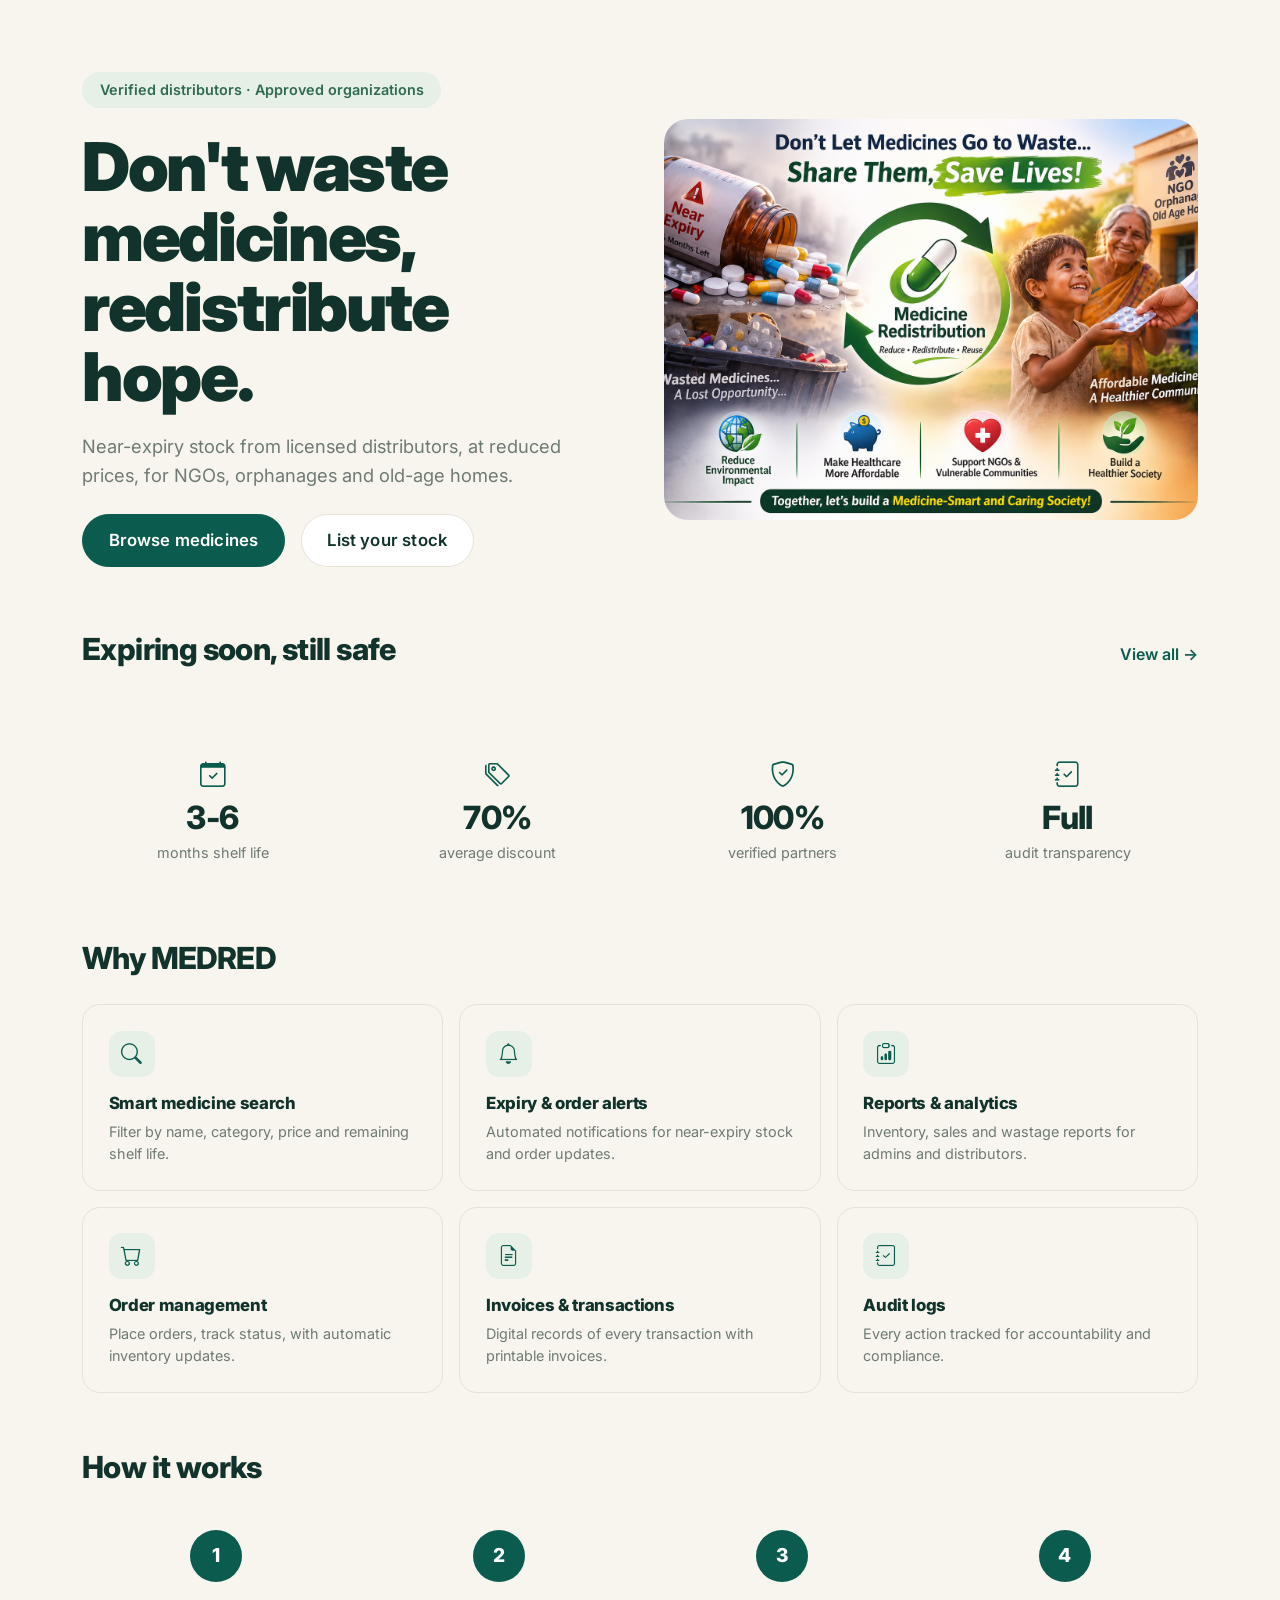
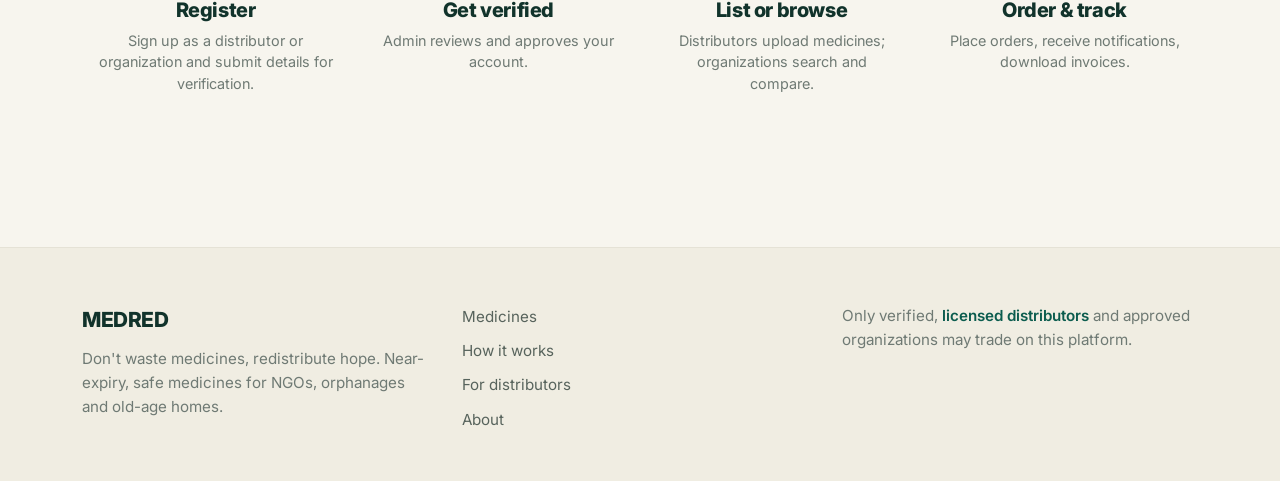
<file: index.html>
﻿<!DOCTYPE html>
<html lang="en">
<head>
  <meta charset="UTF-8">
  <meta name="viewport" content="width=device-width, initial-scale=1.0">
  <title>MEDRED - Don't waste medicines, redistribute hope</title>
  <link rel="icon" type="image/png" href="img/logo.png">
  <link rel="preconnect" href="https://fonts.googleapis.com">
  <link rel="preconnect" href="https://fonts.gstatic.com" crossorigin>
  <link href="https://fonts.googleapis.com/css2?family=Inter:wght@400;500;600;700;800;900&display=swap" rel="stylesheet">
  <link href="https://cdn.jsdelivr.net/npm/bootstrap@5.3.3/dist/css/bootstrap.min.css" rel="stylesheet">
  <link href="https://cdn.jsdelivr.net/npm/bootstrap-icons@1.11.3/font/bootstrap-icons.css" rel="stylesheet">
  <link href="css/style.css?v=20261113" rel="stylesheet">
</head>
<body>
  <div id="nav"></div>

  <header class="hero">
    <div class="container">
      <div class="row align-items-center g-5">
        <div class="col-lg-6">
          <span class="hero-badge">Verified distributors &middot; Approved organizations</span>
          <h1>Don't waste<br>medicines,<br>redistribute hope.</h1>
          <p class="hero-sub">Near-expiry stock from licensed distributors, at reduced prices, for NGOs, orphanages and old-age homes.</p>
          <div class="d-flex flex-wrap gap-3 mt-4">
            <a href="store.html" class="btn btn-primary btn-lg">Browse medicines</a>
            <a href="register.html?role=distributor" class="btn btn-white-pill btn-lg">List your stock</a>
          </div>
        </div>
        <div class="col-lg-6">
          <img src="img/image1.png" class="hero-art" alt="MEDRED medicine redistribution" width="1200" height="900" fetchpriority="high">
        </div>
      </div>
    </div>
  </header>

  <section class="section pt-0" id="featuredSection">
    <div class="container">
      <div class="section-head">
        <h2>Expiring soon, still safe</h2>
        <a class="view-all" href="store.html">View all &rarr;</a>
      </div>
      <div class="row g-3" id="featured"></div>
    </div>
  </section>

  <section class="section pt-0">
    <div class="container">
      <div class="row g-4">
        <div class="col-6 col-md-3"><div class="stat-chip"><div class="ico"><i class="bi bi-calendar-check"></i></div><div class="num">3-6</div><div class="lbl">months shelf life</div></div></div>
        <div class="col-6 col-md-3"><div class="stat-chip"><div class="ico"><i class="bi bi-tags"></i></div><div class="num">70%</div><div class="lbl">average discount</div></div></div>
        <div class="col-6 col-md-3"><div class="stat-chip"><div class="ico"><i class="bi bi-shield-check"></i></div><div class="num">100%</div><div class="lbl">verified partners</div></div></div>
        <div class="col-6 col-md-3"><div class="stat-chip"><div class="ico"><i class="bi bi-journal-check"></i></div><div class="num">Full</div><div class="lbl">audit transparency</div></div></div>
      </div>
    </div>
  </section>

  <section id="about" class="section pt-0">
    <div class="container">
      <div class="section-head"><h2>Why MEDRED</h2></div>
      <div class="row g-3">
        <div class="col-md-4"><div class="card feature-card"><div class="ico"><i class="bi bi-search"></i></div><h5>Smart medicine search</h5><p>Filter by name, category, price and remaining shelf life.</p></div></div>
        <div class="col-md-4"><div class="card feature-card"><div class="ico"><i class="bi bi-bell"></i></div><h5>Expiry &amp; order alerts</h5><p>Automated notifications for near-expiry stock and order updates.</p></div></div>
        <div class="col-md-4"><div class="card feature-card"><div class="ico"><i class="bi bi-clipboard-data"></i></div><h5>Reports &amp; analytics</h5><p>Inventory, sales and wastage reports for admins and distributors.</p></div></div>
        <div class="col-md-4"><div class="card feature-card"><div class="ico"><i class="bi bi-cart"></i></div><h5>Order management</h5><p>Place orders, track status, with automatic inventory updates.</p></div></div>
        <div class="col-md-4"><div class="card feature-card"><div class="ico"><i class="bi bi-file-earmark-text"></i></div><h5>Invoices &amp; transactions</h5><p>Digital records of every transaction with printable invoices.</p></div></div>
        <div class="col-md-4"><div class="card feature-card"><div class="ico"><i class="bi bi-journal-check"></i></div><h5>Audit logs</h5><p>Every action tracked for accountability and compliance.</p></div></div>
      </div>
    </div>
  </section>

  <section id="how" class="section pt-0">
    <div class="container">
      <div class="section-head"><h2>How it works</h2></div>
      <div class="row g-3">
        <div class="col-6 col-md-3"><div class="step"><div class="num">1</div><h5>Register</h5><p>Sign up as a distributor or organization and submit details for verification.</p></div></div>
        <div class="col-6 col-md-3"><div class="step"><div class="num">2</div><h5>Get verified</h5><p>Admin reviews and approves your account.</p></div></div>
        <div class="col-6 col-md-3"><div class="step"><div class="num">3</div><h5>List or browse</h5><p>Distributors upload medicines; organizations search and compare.</p></div></div>
        <div class="col-6 col-md-3"><div class="step"><div class="num">4</div><h5>Order &amp; track</h5><p>Place orders, receive notifications, download invoices.</p></div></div>
      </div>
    </div>
  </section>

  <div id="footer"></div>

  <script src="https://cdn.jsdelivr.net/npm/bootstrap@5.3.3/dist/js/bootstrap.bundle.min.js"></script>
  <script src="js/cart.js?v=20261113"></script>
  <script src="js/store.js?v=20261113"></script>
</body>
</html>
</file>
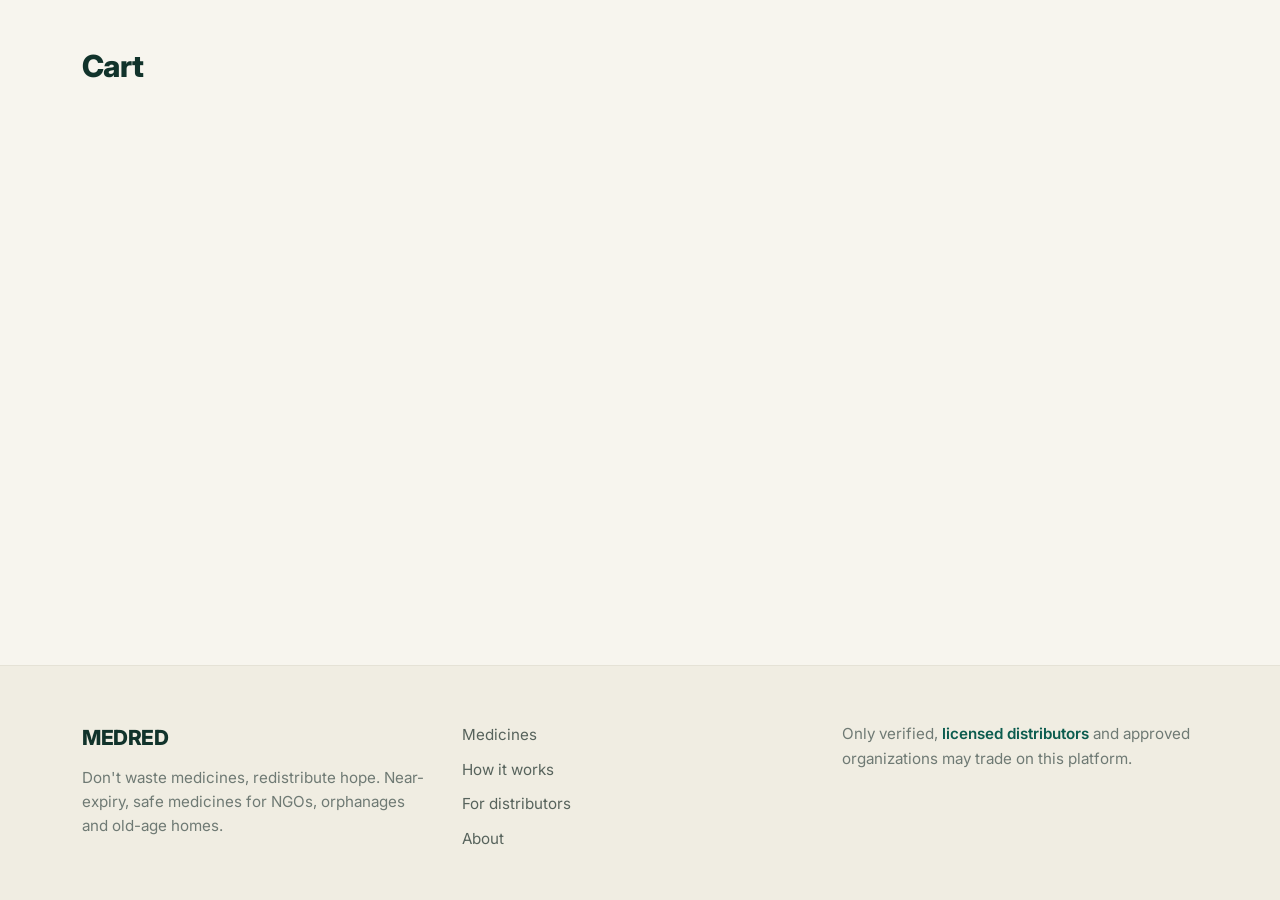
<file: cart.html>
﻿<!DOCTYPE html>
<html lang="en">
<head>
  <meta charset="UTF-8">
  <meta name="viewport" content="width=device-width, initial-scale=1.0">
  <title>Cart - MEDRED</title>
  <link rel="preconnect" href="https://fonts.googleapis.com">
  <link rel="preconnect" href="https://fonts.gstatic.com" crossorigin>
  <link rel="preconnect" href="https://checkout.razorpay.com" crossorigin>
  <link href="https://fonts.googleapis.com/css2?family=Inter:wght@400;500;600;700;800;900&display=swap" rel="stylesheet">
  <link href="https://cdn.jsdelivr.net/npm/bootstrap@5.3.3/dist/css/bootstrap.min.css" rel="stylesheet">
  <link href="https://cdn.jsdelivr.net/npm/bootstrap-icons@1.11.3/font/bootstrap-icons.css" rel="stylesheet">
  <link href="css/style.css?v=20261113" rel="stylesheet">
</head>
<body>
  <div id="nav"></div>

  <main class="container py-5">
    <div class="section-head"><h2>Cart</h2></div>
    <p class="cart-empty d-none" id="cartEmpty">Your cart is empty. <a href="store.html">Browse medicines</a></p>
    <div class="row g-4 d-none" id="cartFull">
      <div class="col-lg-8">
        <div class="card"><div class="card-body">
          <div class="table-responsive"><table class="table align-middle mb-0">
            <thead class="table-light"><tr><th>Medicine</th><th>Distributor</th><th>Price</th><th style="width:130px">Qty</th><th>Total</th><th></th></tr></thead>
            <tbody id="cartBody"></tbody>
          </table></div>
        </div></div>
      </div>
      <div class="col-lg-4">
        <div class="card"><div class="card-body p-4">
          <h6 class="mb-3">Checkout</h6>
          <div class="d-flex justify-content-between align-items-center mb-3"><span class="text-secondary">Total</span><span class="h4 mb-0 fw-bold" id="cartTotal">&#8377;0</span></div>
          <div id="checkoutBox"></div>
        </div></div>
      </div>
    </div>
  </main>

  <div id="footer"></div>

  <script src="https://cdn.jsdelivr.net/npm/bootstrap@5.3.3/dist/js/bootstrap.bundle.min.js"></script>
  <script src="js/cart.js?v=20261113"></script>
  <script src="js/store.js?v=20261113"></script>
</body>
</html>
</file>
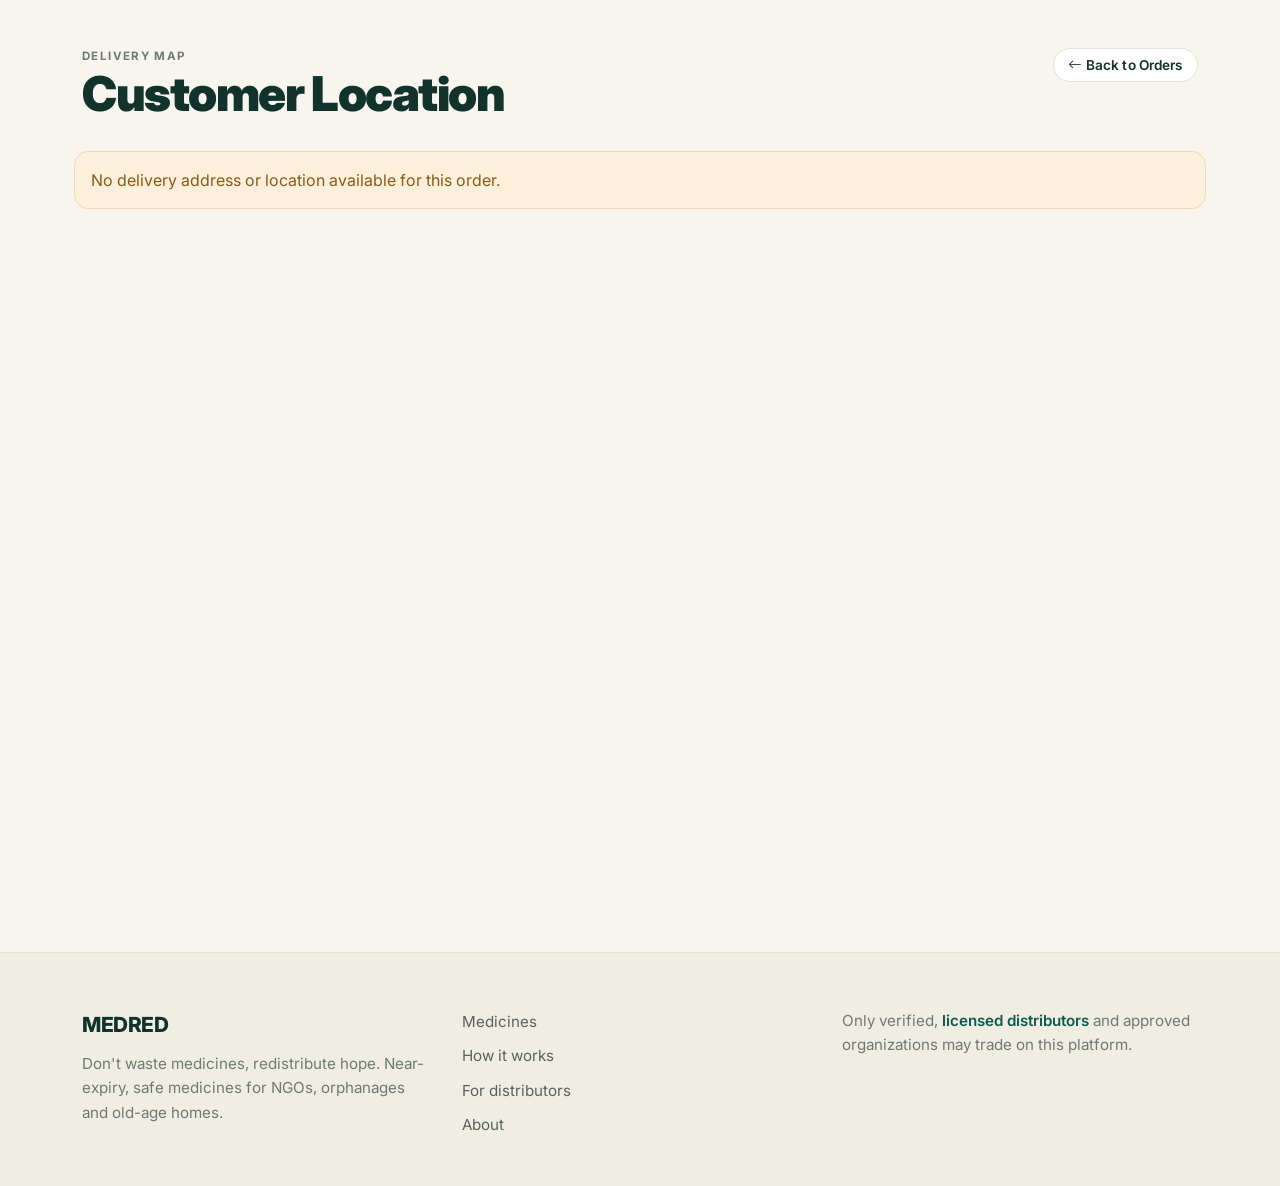
<file: delivery-map.html>
﻿<!DOCTYPE html>
<html lang="en">
<head>
  <meta charset="UTF-8">
  <meta name="viewport" content="width=device-width, initial-scale=1.0">
  <title>Delivery Location - MEDRED</title>
  <link rel="preconnect" href="https://fonts.googleapis.com">
  <link href="https://fonts.googleapis.com/css2?family=Inter:wght@400;500;600;700&display=swap" rel="stylesheet">
  <link href="https://cdn.jsdelivr.net/npm/bootstrap@5.3.3/dist/css/bootstrap.min.css" rel="stylesheet">
  <link href="https://cdn.jsdelivr.net/npm/bootstrap-icons@1.11.3/font/bootstrap-icons.css" rel="stylesheet">
  <link href="css/style.css?v=20261113" rel="stylesheet">
  <style>
    #gmap { height: 65vh; width: 100%; border: 1px solid #ddd; border-radius: 12px; }
  </style>
</head>
<body>
  <div id="nav"></div>

  <main class="container py-5">
    <div class="d-flex flex-wrap justify-content-between align-items-start gap-3 mb-4">
      <div>
        <div class="dash-eyebrow">Delivery Map</div>
        <h1 class="dash-title">Customer Location</h1>
      </div>
      <div class="d-flex align-items-center gap-2">
        <a class="btn btn-white-pill btn-sm" href="dashboard.html?page=orders"><i class="bi bi-arrow-left"></i> Back to Orders</a>
      </div>
    </div>

    <div id="mapInfo" class="row g-3 mb-4"></div>
    <iframe id="gmap" style="border:0" allowfullscreen loading="lazy" referrerpolicy="no-referrer-when-downgrade"></iframe>
  </main>

  <div id="footer"></div>

  <script src="https://cdn.jsdelivr.net/npm/bootstrap@5.3.3/dist/js/bootstrap.bundle.min.js"></script>
  <script src="js/cart.js?v=20261113"></script>
  <script>
    (function () {
      const data = JSON.parse(localStorage.getItem('deliveryMap') || 'null');
      const info = document.getElementById('mapInfo');
      const frame = document.getElementById('gmap');

      const lat = parseFloat(data?.lat), lng = parseFloat(data?.lng);
      const hasCoords = Number.isFinite(lat) && Number.isFinite(lng) && lat !== 0 && lng !== 0;
      const addr = (data?.addr || '').trim();
      const hasAddr = addr !== '' && addr !== 'Address not provided';

      if (!hasAddr && !hasCoords) {
        info.innerHTML = '<div class="col-12 alert alert-warning">No delivery address or location available for this order.</div>';
        frame.src = 'https://www.google.com/maps?q=17.3850,78.4867&z=11&output=embed';
        return;
      }

      const name = data.name || 'Customer';
      const phone = data.phone || '';
      /* address first; coordinates only when the buyer did not enter an address */
      const dest = hasAddr ? addr : `${lat},${lng}`;
      const embed = `https://www.google.com/maps?q=${encodeURIComponent(dest)}&z=16&output=embed`;
      const directions = `https://www.google.com/maps/dir/?api=1&destination=${encodeURIComponent(dest)}`;

      info.innerHTML = `
        <div class="col-md-6">
          <div class="card"><div class="card-body">
            <h6 class="mb-1">${name}</h6>
            <div class="small text-muted mb-2">${hasAddr ? addr : 'Address not provided'}</div>
            ${phone ? `<div class="small mb-2"><i class="bi bi-telephone"></i> ${phone}</div>` : ''}
            ${hasCoords ? `<div class="small">Location: ${lat.toFixed(6)}, ${lng.toFixed(6)}</div>` : ''}
            <a href="${directions}" target="_blank" rel="noopener" class="btn btn-primary btn-sm mt-2"><i class="bi bi-geo-alt"></i> Navigate with Google Maps</a>
          </div></div>
        </div>
        <div class="col-md-6">
          <div class="card"><div class="card-body">
            <h6 class="mb-1">How to use</h6>
            <ul class="list-unstyled small mb-0">
              <li class="mb-2"><i class="bi bi-geo-alt-fill text-primary"></i> Click <b>Navigate with Google Maps</b> to start turn-by-turn directions from your current location.</li>
              <li class="mb-2"><i class="bi bi-truck text-success"></i> Deliver the medicines to the customer's address shown on the map.</li>
            </ul>
          </div></div>
        </div>`;

      frame.src = embed;
    })();
  </script>
</body>
</html>
</file>
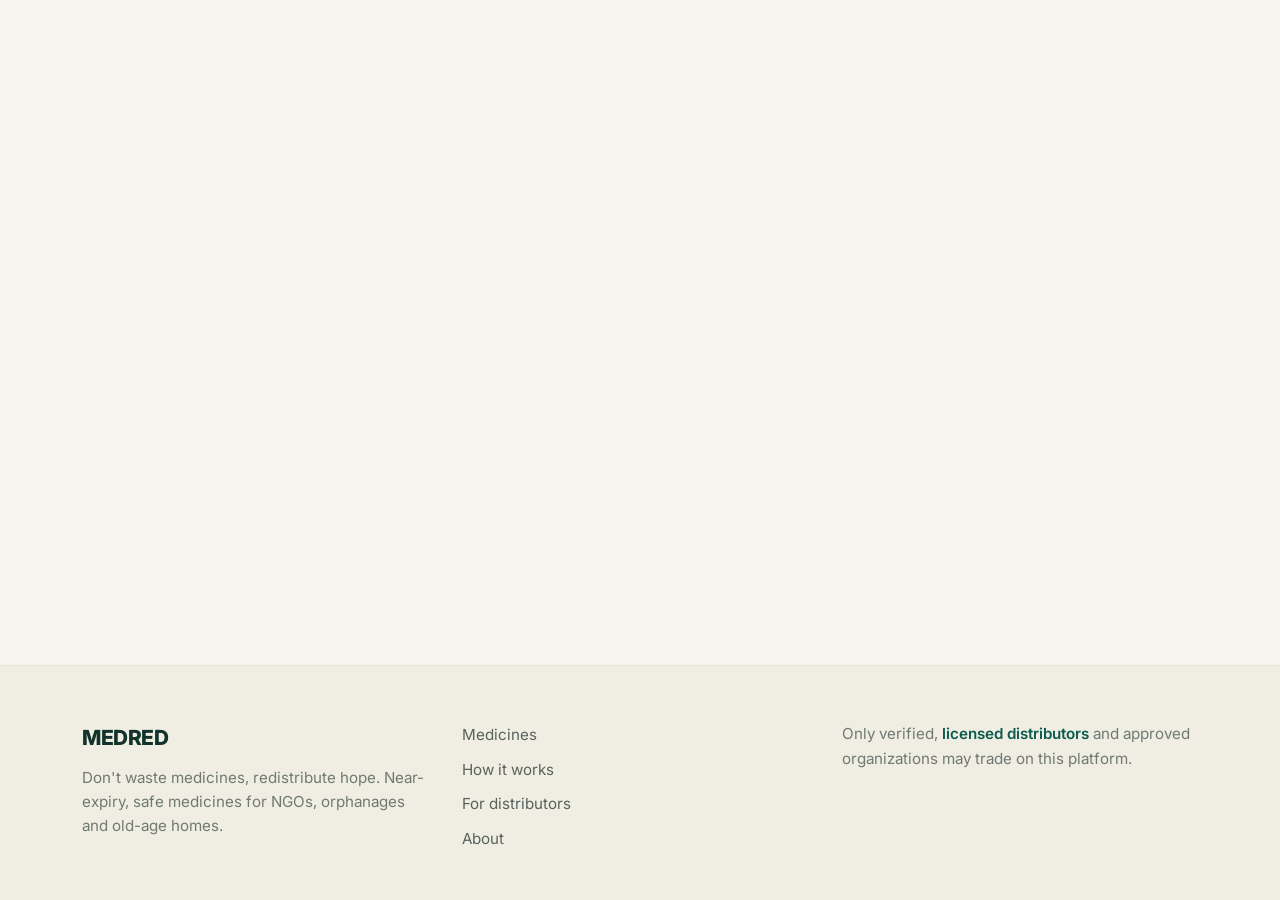
<file: distributor.html>
﻿<!DOCTYPE html>
<html lang="en">
<head>
  <meta charset="UTF-8">
  <meta name="viewport" content="width=device-width, initial-scale=1.0">
  <title>Distributor - MEDRED</title>
  <link rel="preconnect" href="https://fonts.googleapis.com">
  <link rel="preconnect" href="https://fonts.gstatic.com" crossorigin>
  <link href="https://fonts.googleapis.com/css2?family=Inter:wght@400;500;600;700;800;900&display=swap" rel="stylesheet">
  <link href="https://cdn.jsdelivr.net/npm/bootstrap@5.3.3/dist/css/bootstrap.min.css" rel="stylesheet">
  <link href="https://cdn.jsdelivr.net/npm/bootstrap-icons@1.11.3/font/bootstrap-icons.css" rel="stylesheet">
  <link href="css/style.css?v=20261113" rel="stylesheet">
</head>
<body>
  <div id="nav"></div>
  <main class="container py-5"><div id="page"></div></main>
  <div id="footer"></div>
  <script src="https://cdn.jsdelivr.net/npm/bootstrap@5.3.3/dist/js/bootstrap.bundle.min.js"></script>
  <script src="js/cart.js?v=20261113"></script>
  <script src="js/store.js?v=20261113"></script>
</body>
</html>
</file>
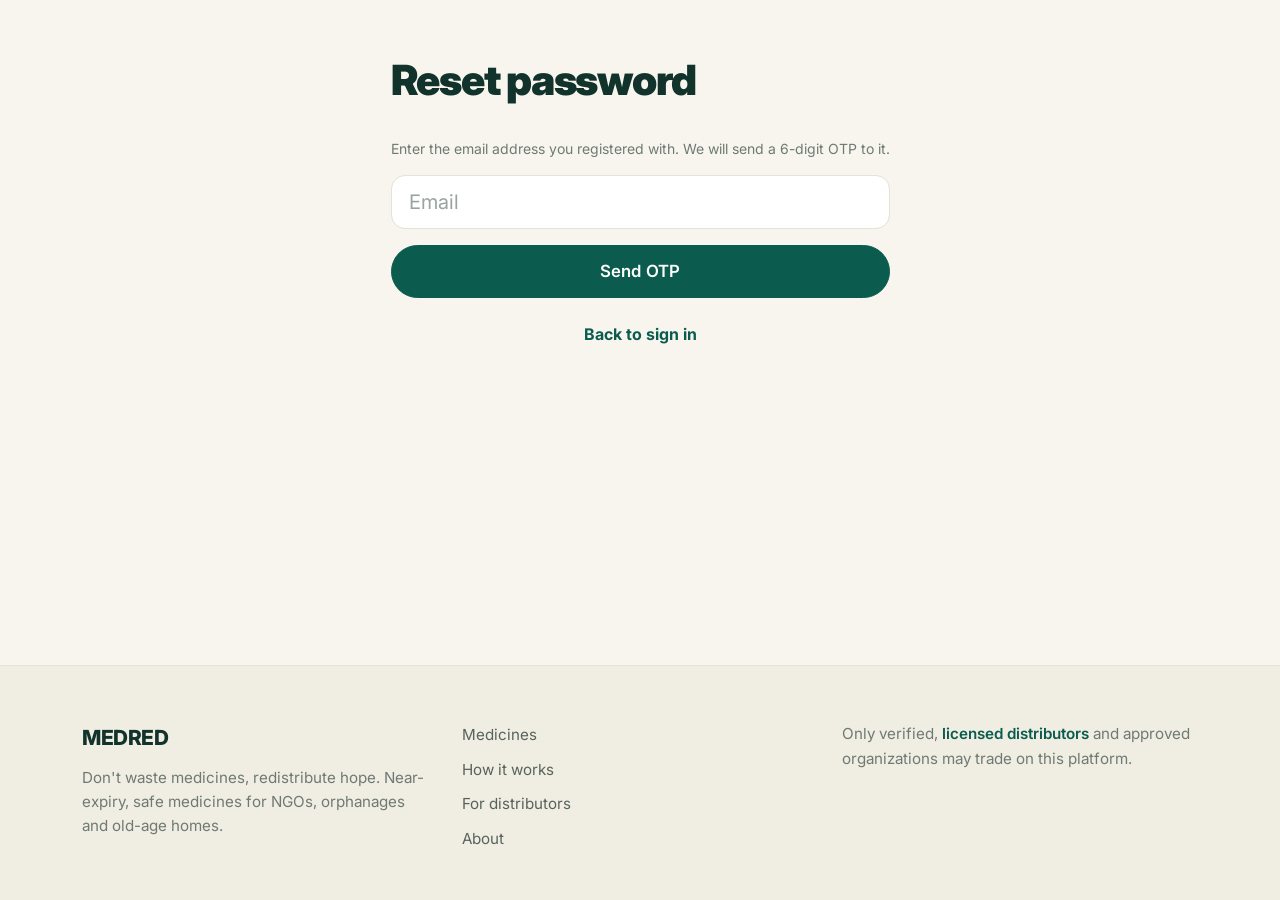
<file: forgot-password.html>
<!DOCTYPE html>
<html lang="en">
<head>
  <meta charset="UTF-8">
  <meta name="viewport" content="width=device-width, initial-scale=1.0">
  <title>Forgot password - MEDRED</title>
  <link rel="preconnect" href="https://fonts.googleapis.com">
  <link rel="preconnect" href="https://fonts.gstatic.com" crossorigin>
  <link href="https://fonts.googleapis.com/css2?family=Inter:wght@400;500;600;700;800;900&display=swap" rel="stylesheet">
  <link href="https://cdn.jsdelivr.net/npm/bootstrap@5.3.3/dist/css/bootstrap.min.css" rel="stylesheet">
  <link href="https://cdn.jsdelivr.net/npm/bootstrap-icons@1.11.3/font/bootstrap-icons.css" rel="stylesheet">
  <link href="css/style.css?v=20261113" rel="stylesheet">
</head>
<body>
  <div id="nav"></div>

  <main class="auth-wrap">
    <h1>Reset password</h1>
    <div id="alertBox" class="mb-3"></div>

    <form id="emailForm" novalidate>
      <p class="text-secondary small mb-3">Enter the email address you registered with. We will send a 6-digit OTP to it.</p>
      <div class="mb-3">
        <input type="email" class="form-control form-control-lg" id="email" placeholder="Email" required>
      </div>
      <button class="btn btn-primary btn-lg w-100" type="submit">Send OTP</button>
      <p class="text-center mt-4"><a href="login.html" class="fw-bold text-decoration-none">Back to sign in</a></p>
    </form>

    <form id="otpForm" class="d-none" novalidate>
      <p class="text-secondary small mb-3">Enter the 6-digit code sent to <strong id="otpEmail"></strong>.</p>
      <div class="mb-3">
        <input type="text" class="form-control form-control-lg text-center" id="otp" placeholder="000000" inputmode="numeric" maxlength="6" autocomplete="one-time-code" required>
      </div>
      <button class="btn btn-primary btn-lg w-100" type="submit">Verify OTP</button>
      <p class="text-center mt-4"><a href="#" id="restart" class="fw-bold text-decoration-none">Use a different email</a></p>
    </form>

    <form id="resetForm" class="d-none" novalidate>
      <p class="text-secondary small mb-3">OTP verified. Choose a new password.</p>
      <div class="mb-3">
        <input type="password" class="form-control form-control-lg" id="newPassword" placeholder="New password (min 6 characters)" required>
      </div>
      <div class="mb-3">
        <input type="password" class="form-control form-control-lg" id="confirmPassword" placeholder="Confirm new password" required>
      </div>
      <button class="btn btn-primary btn-lg w-100" type="submit">Change password</button>
    </form>

    <div id="doneBox" class="d-none text-center">
      <i class="bi bi-check-circle-fill text-success" style="font-size:3rem"></i>
      <h4 class="mt-3">Password changed successfully.</h4>
      <a href="login.html" class="btn btn-primary btn-lg mt-3">Sign in</a>
    </div>
  </main>

  <div id="footer"></div>

  <script src="https://cdn.jsdelivr.net/npm/bootstrap@5.3.3/dist/js/bootstrap.bundle.min.js"></script>
  <script src="js/cart.js?v=20261113"></script>
  <script src="js/app.js?v=20261113"></script>
  <script>
  (function () {
    const $ = s => document.querySelector(s);
    const alertBox = $('#alertBox');
    const showAlert = (msg, type) => alertBox.innerHTML = `<div class="alert alert-${type} py-2 small mb-0">${msg}</div>`;
    let email = '', resetToken = '';
    const post = async body => (await fetch('auth/forgot.php', {
      method: 'POST', headers: { 'Content-Type': 'application/json' }, body: JSON.stringify(body)
    })).json();

    $('#emailForm').addEventListener('submit', async e => {
      e.preventDefault();
      email = $('#email').value.trim();
      const btn = e.submitter; btn.disabled = true;
      const res = await post({ action: 'request', email });
      btn.disabled = false;
      if (!res.ok) return showAlert(res.error, 'danger');
      showAlert(res.message, res.dev ? 'warning' : 'success');
      $('#otpEmail').textContent = email;
      $('#emailForm').classList.add('d-none');
      $('#otpForm').classList.remove('d-none');
      $('#otp').focus();
    });

    $('#otpForm').addEventListener('submit', async e => {
      e.preventDefault();
      const btn = e.submitter; btn.disabled = true;
      const res = await post({ action: 'verify', email, otp: $('#otp').value.trim() });
      btn.disabled = false;
      if (!res.ok) return showAlert(res.error, 'danger');
      resetToken = res.reset_token;
      alertBox.innerHTML = '';
      $('#otpForm').classList.add('d-none');
      $('#resetForm').classList.remove('d-none');
      $('#newPassword').focus();
    });

    $('#resetForm').addEventListener('submit', async e => {
      e.preventDefault();
      const pass = $('#newPassword').value, confirm = $('#confirmPassword').value;
      if (pass.length < 6) return showAlert('Password must be at least 6 characters.', 'danger');
      if (pass !== confirm) return showAlert('Passwords do not match.', 'danger');
      const btn = e.submitter; btn.disabled = true;
      const res = await post({ action: 'reset', token: resetToken, password: pass });
      btn.disabled = false;
      if (!res.ok) return showAlert(res.error, 'danger');
      $('#resetForm').classList.add('d-none');
      $('#doneBox').classList.remove('d-none');
    });

    $('#restart').addEventListener('click', e => {
      e.preventDefault();
      alertBox.innerHTML = '';
      $('#otpForm').classList.add('d-none');
      $('#emailForm').classList.remove('d-none');
    });
  })();
  </script>
</body>
</html>
</file>
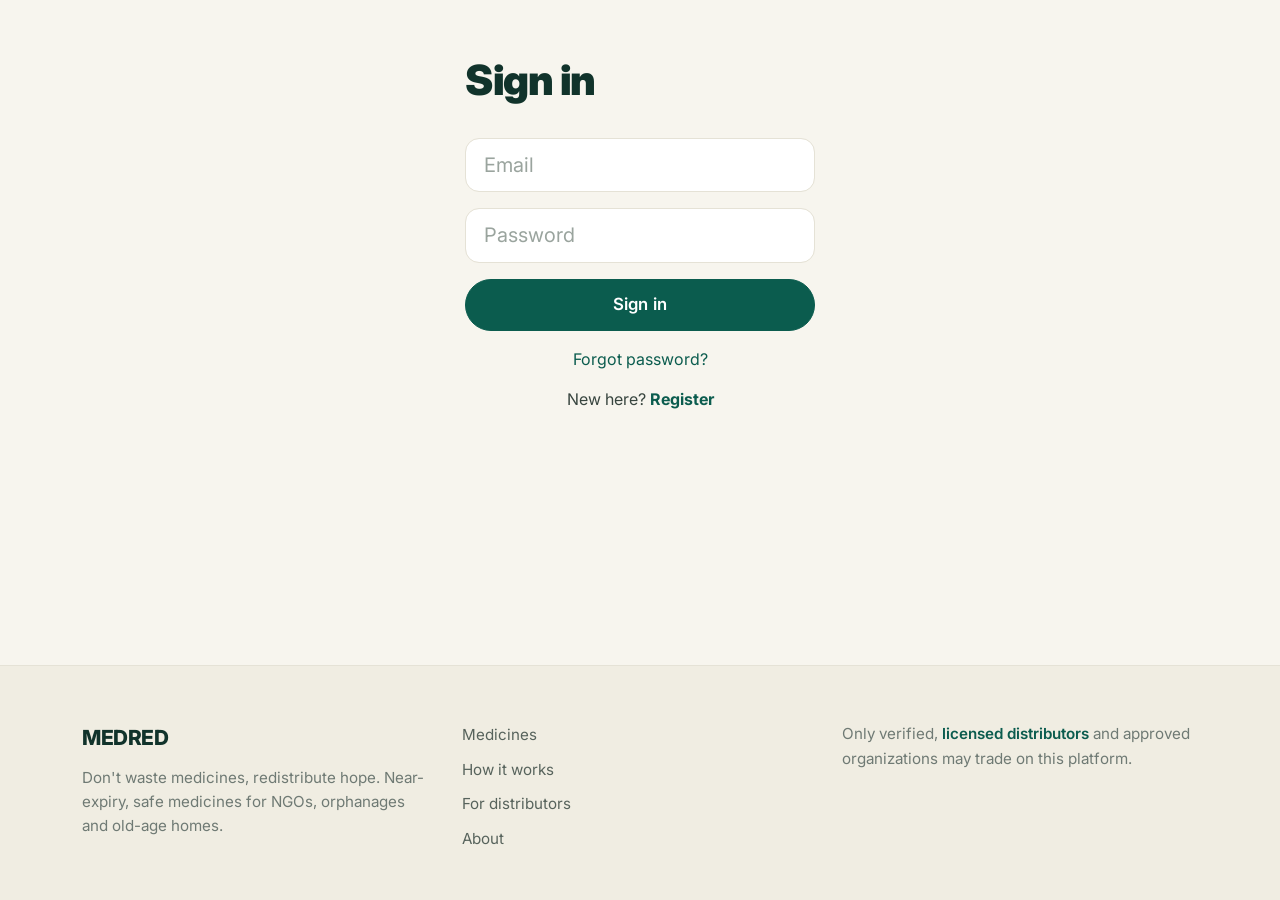
<file: login.html>
﻿<!DOCTYPE html>
<html lang="en">
<head>
  <meta charset="UTF-8">
  <meta name="viewport" content="width=device-width, initial-scale=1.0">
  <title>Sign in - MEDRED</title>
  <link rel="preconnect" href="https://fonts.googleapis.com">
  <link rel="preconnect" href="https://fonts.gstatic.com" crossorigin>
  <link href="https://fonts.googleapis.com/css2?family=Inter:wght@400;500;600;700;800;900&display=swap" rel="stylesheet">
  <link href="https://cdn.jsdelivr.net/npm/bootstrap@5.3.3/dist/css/bootstrap.min.css" rel="stylesheet">
  <link href="https://cdn.jsdelivr.net/npm/bootstrap-icons@1.11.3/font/bootstrap-icons.css" rel="stylesheet">
  <link href="css/style.css?v=20261113" rel="stylesheet">
</head>
<body>
  <div id="nav"></div>

  <main class="auth-wrap">
    <h1>Sign in</h1>
    <div id="alertBox" class="mb-3"></div>
    <form id="loginForm" novalidate>
      <div class="mb-3">
        <input type="email" class="form-control form-control-lg" id="email" placeholder="Email" required>
      </div>
      <div class="mb-3">
        <input type="password" class="form-control form-control-lg" id="password" placeholder="Password" required>
      </div>
      <button class="btn btn-primary btn-lg w-100" type="submit">Sign in</button>
    </form>
    <p class="text-center mt-3"><a href="forgot-password.html" class="text-decoration-none">Forgot password?</a></p>
    <p class="text-center mt-2">New here? <a href="register.html" class="fw-bold text-decoration-none">Register</a></p>
  </main>

  <div id="footer"></div>

  <script src="https://cdn.jsdelivr.net/npm/bootstrap@5.3.3/dist/js/bootstrap.bundle.min.js"></script>
  <script src="js/cart.js?v=20261113"></script>
  <script src="js/app.js?v=20261113"></script>
</body>
</html>
</file>
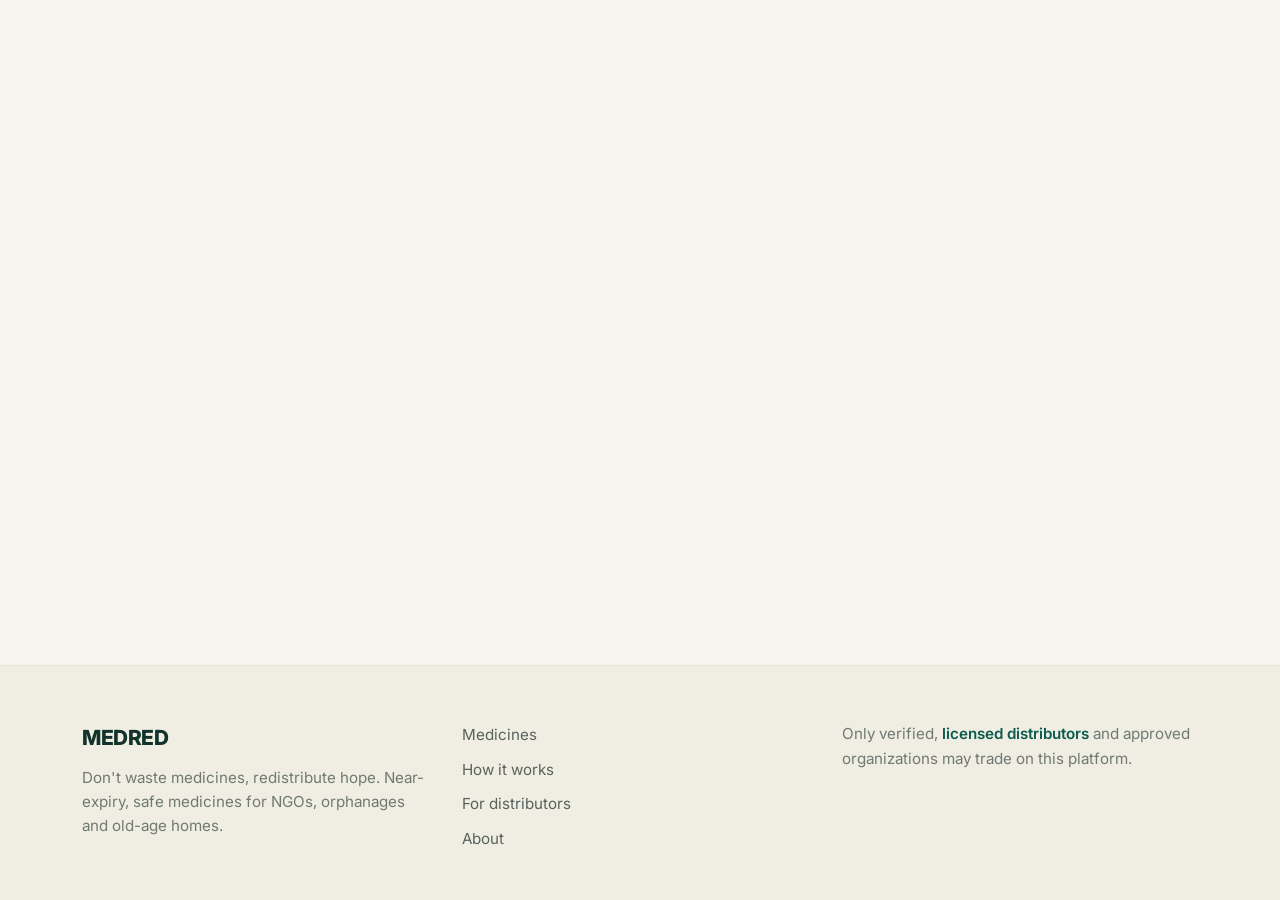
<file: medicine.html>
﻿<!DOCTYPE html>
<html lang="en">
<head>
  <meta charset="UTF-8">
  <meta name="viewport" content="width=device-width, initial-scale=1.0">
  <title>Medicine - MEDRED</title>
  <link rel="preconnect" href="https://fonts.googleapis.com">
  <link rel="preconnect" href="https://fonts.gstatic.com" crossorigin>
  <link href="https://fonts.googleapis.com/css2?family=Inter:wght@400;500;600;700;800;900&display=swap" rel="stylesheet">
  <link href="https://cdn.jsdelivr.net/npm/bootstrap@5.3.3/dist/css/bootstrap.min.css" rel="stylesheet">
  <link href="https://cdn.jsdelivr.net/npm/bootstrap-icons@1.11.3/font/bootstrap-icons.css" rel="stylesheet">
  <link href="css/style.css?v=20261113" rel="stylesheet">
</head>
<body>
  <div id="nav"></div>
  <main class="container py-5"><div id="page"></div></main>
  <div id="footer"></div>
  <script src="https://cdn.jsdelivr.net/npm/bootstrap@5.3.3/dist/js/bootstrap.bundle.min.js"></script>
  <script src="js/cart.js?v=20261113"></script>
  <script src="js/store.js?v=20261113"></script>
</body>
</html>
</file>
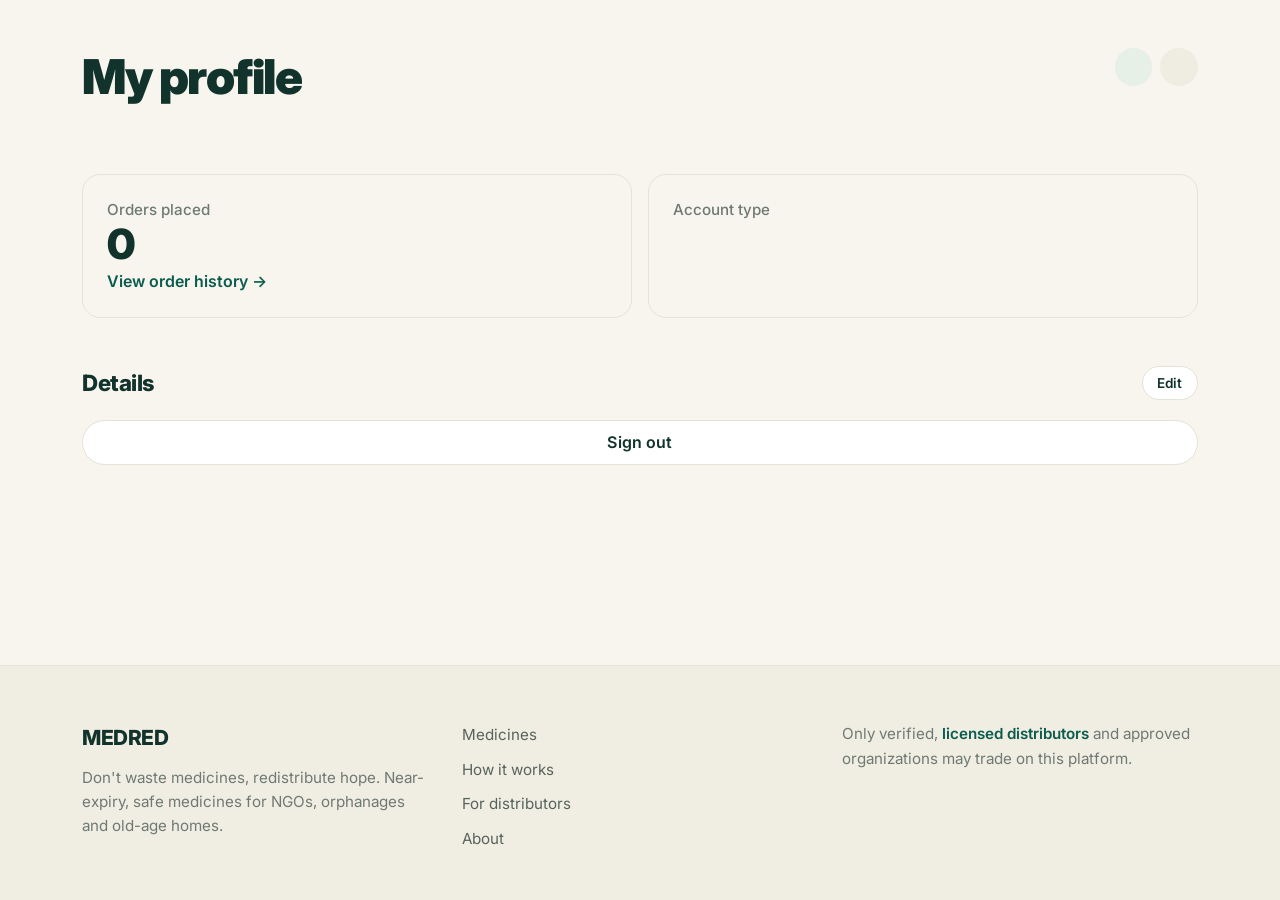
<file: profile.html>
﻿<!DOCTYPE html>
<html lang="en">
<head>
  <meta charset="UTF-8">
  <meta name="viewport" content="width=device-width, initial-scale=1.0">
  <title>My profile - MEDRED</title>
  <link rel="preconnect" href="https://fonts.googleapis.com">
  <link rel="preconnect" href="https://fonts.gstatic.com" crossorigin>
  <link href="https://fonts.googleapis.com/css2?family=Inter:wght@400;500;600;700;800;900&display=swap" rel="stylesheet">
  <link href="https://cdn.jsdelivr.net/npm/bootstrap@5.3.3/dist/css/bootstrap.min.css" rel="stylesheet">
  <link href="https://cdn.jsdelivr.net/npm/bootstrap-icons@1.11.3/font/bootstrap-icons.css" rel="stylesheet">
  <link href="css/style.css?v=20261113" rel="stylesheet">
</head>
<body>
  <div id="nav"></div>

  <main class="container py-5 profile-wrap">
    <div class="d-flex flex-wrap justify-content-between align-items-start gap-3">
      <div>
        <h1 class="profile-title mb-1">My profile</h1>
        <div class="text-secondary" id="profEmail">&nbsp;</div>
      </div>
      <div class="d-flex flex-wrap gap-2">
        <span class="pill pill-green" id="profRole">&nbsp;</span>
        <span class="pill pill-gray" id="profVerified">&nbsp;</span>
      </div>
    </div>

    <div class="row g-3 mt-4">
      <div class="col-md-6">
        <div class="card profile-card h-100"><div class="card-body p-4">
          <div class="profile-lbl">Orders placed</div>
          <div class="profile-num" id="profOrders">0</div>
          <a class="profile-link" href="dashboard.html?page=orders">View order history &rarr;</a>
        </div></div>
      </div>
      <div class="col-md-6">
        <div class="card profile-card h-100"><div class="card-body p-4">
          <div class="profile-lbl">Account type</div>
          <div class="profile-account" id="profAccount">&nbsp;</div>
        </div></div>
      </div>
    </div>

    <div class="d-flex justify-content-between align-items-center mt-5 mb-1">
      <h2 class="profile-h2 mb-0">Details</h2>
      <button class="btn btn-white-pill btn-sm" id="editProfileBtn">Edit</button>
    </div>
    <dl class="profile-facts" id="profDetails"></dl>

    <a class="btn btn-white-pill w-100 mt-3" href="auth/logout.php">Sign out</a>
  </main>

  <div class="modal fade" id="editProfileModal" tabindex="-1">
    <div class="modal-dialog modal-dialog-centered">
      <div class="modal-content">
        <div class="modal-header border-0 pb-0"><h5 class="modal-title">Edit details</h5><button class="btn-close" data-bs-dismiss="modal"></button></div>
        <div class="modal-body">
          <form id="editProfileForm" novalidate>
            <div class="mb-2"><label class="form-label small">Full name *</label><input class="form-control" id="epName" required></div>
            <div class="mb-2"><label class="form-label small">Phone</label><input class="form-control" id="epPhone" inputmode="numeric" maxlength="10"></div>
            <div class="mb-3"><label class="form-label small">Address</label><textarea class="form-control" id="epAddress" rows="2"></textarea></div>
            <div class="row g-2 mb-3">
              <div class="col-6"><label class="form-label small">Latitude</label><input type="number" step="any" class="form-control" id="epLat"></div>
              <div class="col-6"><label class="form-label small">Longitude</label><input type="number" step="any" class="form-control" id="epLng"></div>
            </div>
            <button class="btn btn-primary w-100" type="submit">Save changes</button>
          </form>
        </div>
      </div>
    </div>
  </div>

  <div id="footer"></div>

  <script src="https://cdn.jsdelivr.net/npm/bootstrap@5.3.3/dist/js/bootstrap.bundle.min.js"></script>
  <script src="js/cart.js?v=20261113"></script>
  <script src="js/store.js?v=20261113"></script>
</body>
</html>
</file>
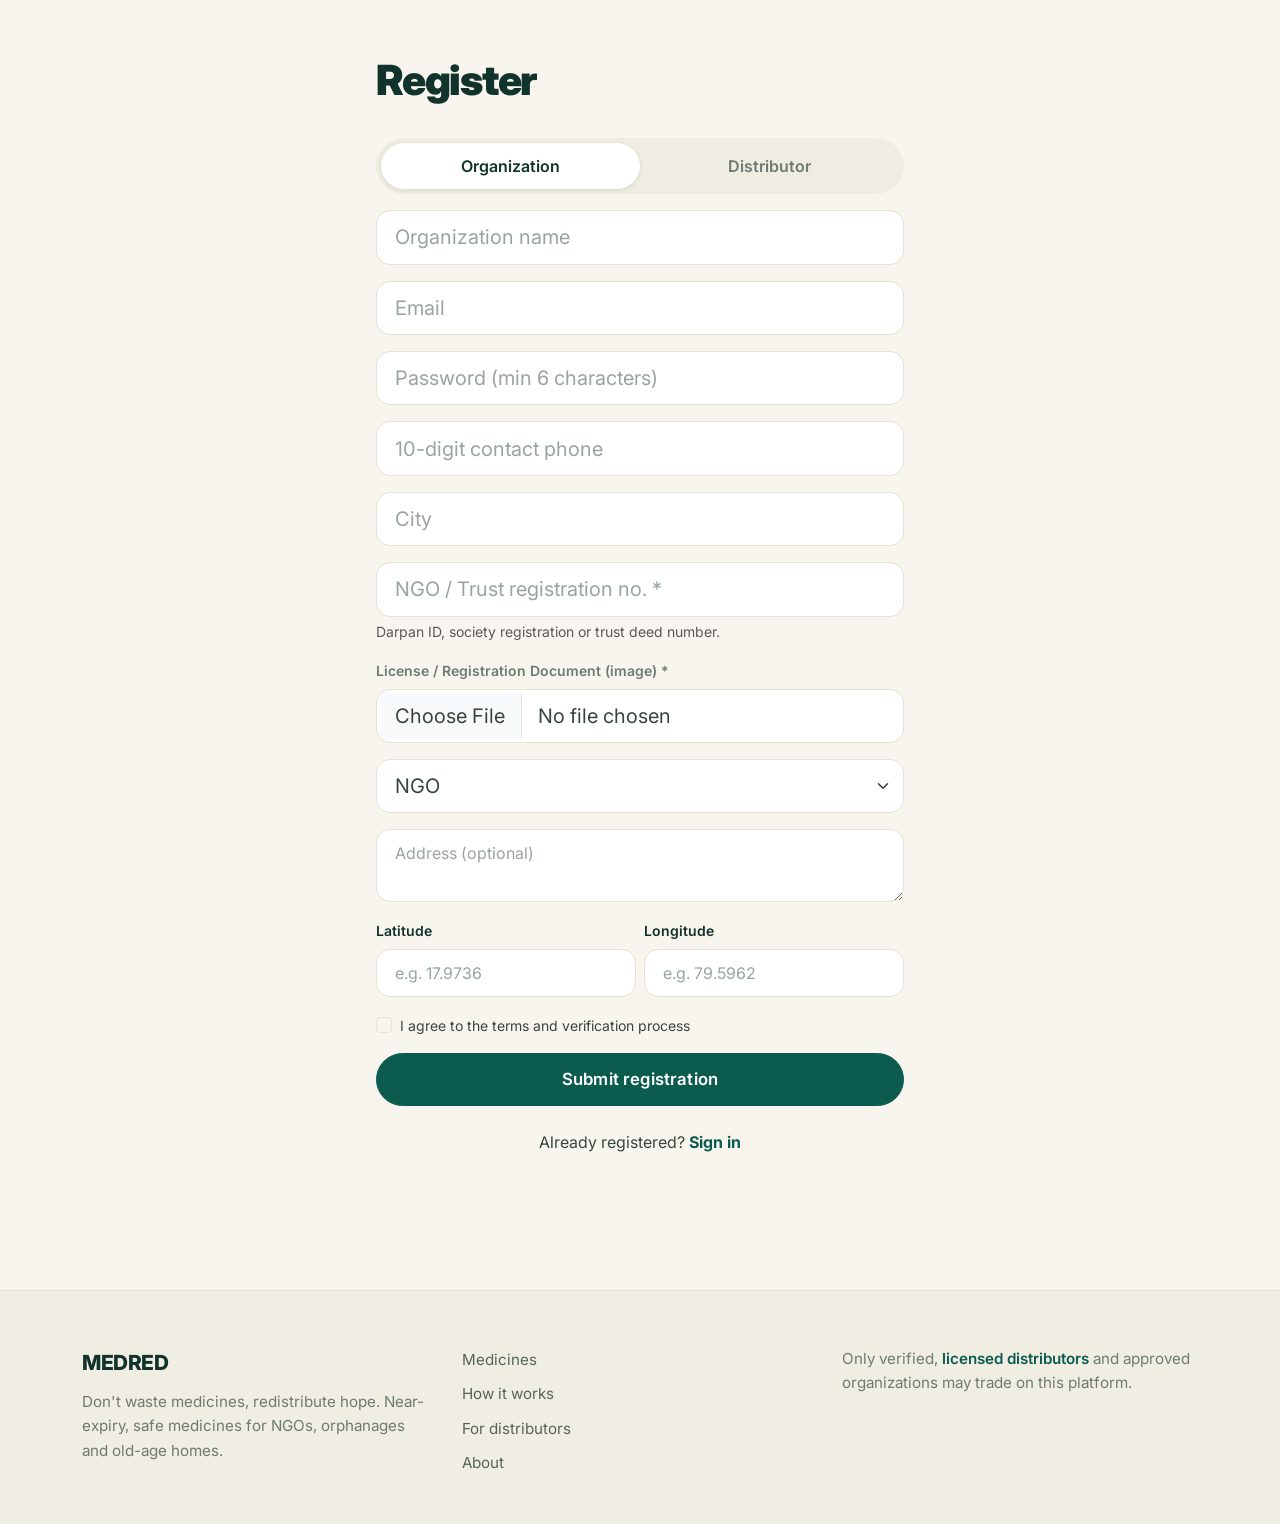
<file: register.html>
﻿<!DOCTYPE html>
<html lang="en">
<head>
  <meta charset="UTF-8">
  <meta name="viewport" content="width=device-width, initial-scale=1.0">
  <title>Register - MEDRED</title>
  <link rel="preconnect" href="https://fonts.googleapis.com">
  <link rel="preconnect" href="https://fonts.gstatic.com" crossorigin>
  <link href="https://fonts.googleapis.com/css2?family=Inter:wght@400;500;600;700;800;900&display=swap" rel="stylesheet">
  <link href="https://cdn.jsdelivr.net/npm/bootstrap@5.3.3/dist/css/bootstrap.min.css" rel="stylesheet">
  <link href="https://cdn.jsdelivr.net/npm/bootstrap-icons@1.11.3/font/bootstrap-icons.css" rel="stylesheet">
  <link href="css/style.css?v=20261113" rel="stylesheet">
</head>
<body>
  <div id="nav"></div>

  <main class="auth-wrap">
    <h1>Register</h1>
    <div id="alertBox" class="mb-3"></div>
    <form id="registerForm" novalidate>
      <div class="seg mb-3">
        <input type="radio" class="seg-input" name="role" id="r-org" value="org" checked>
        <label class="seg-label" for="r-org">Organization</label>
        <input type="radio" class="seg-input" name="role" id="r-dist" value="distributor">
        <label class="seg-label" for="r-dist">Distributor</label>
      </div>
      <div class="mb-3">
        <input type="text" class="form-control form-control-lg" id="fullname" placeholder="Organization name" required>
      </div>
      <div class="mb-3">
        <input type="email" class="form-control form-control-lg" id="email" placeholder="Email" required>
      </div>
      <div class="mb-3">
        <input type="password" class="form-control form-control-lg" id="password" minlength="6" placeholder="Password (min 6 characters)" required>
      </div>
      <div class="mb-3">
        <input type="tel" class="form-control form-control-lg" id="phone" placeholder="10-digit contact phone" inputmode="numeric" maxlength="10" minlength="10" pattern="[0-9]{10}" required>
      </div>
      <div class="mb-3">
        <input type="text" class="form-control form-control-lg" id="city" placeholder="City" required>
      </div>
      <div class="mb-1">
        <input type="text" class="form-control form-control-lg" id="credNo" maxlength="60" placeholder="NGO / Trust registration no. *" required>
      </div>
      <div class="form-text mb-3" id="credHint">Darpan ID, society registration or trust deed number.</div>
      <div class="mb-3">
        <label class="form-label small text-secondary">License / Registration Document (image) *</label>
        <input type="file" class="form-control form-control-lg" id="licenseImage" accept="image/*" required>
      </div>
      <div class="mb-3">
        <select class="form-select form-select-lg" id="orgType">
          <option value="NGO">NGO</option>
          <option value="Old-Age Home">Old-Age Home</option>
          <option value="Orphanage">Orphanage</option>
          <option value="Charitable Hospital">Charitable Hospital</option>
          <option value="Medical Shop">Medical Shop</option>
        </select>
      </div>
      <div class="mb-3">
        <textarea class="form-control" id="address" rows="2" placeholder="Address (optional)"></textarea>
      </div>
      <div class="row g-2 mb-3">
        <div class="col-6">
          <label class="form-label small">Latitude</label>
          <input type="number" step="any" class="form-control" id="regLat" placeholder="e.g. 17.9736">
        </div>
        <div class="col-6">
          <label class="form-label small">Longitude</label>
          <input type="number" step="any" class="form-control" id="regLng" placeholder="e.g. 79.5962">
        </div>
      </div>
      <div class="mb-3 form-check">
        <input type="checkbox" class="form-check-input" id="agree" required>
        <label class="form-check-label small" for="agree">I agree to the terms and verification process</label>
      </div>
      <button class="btn btn-primary btn-lg w-100" type="submit">Submit registration</button>
    </form>
    <p class="text-center mt-4">Already registered? <a href="login.html" class="fw-bold text-decoration-none">Sign in</a></p>
  </main>

  <div id="footer"></div>

  <script src="https://cdn.jsdelivr.net/npm/bootstrap@5.3.3/dist/js/bootstrap.bundle.min.js"></script>
  <script src="js/cart.js?v=20261113"></script>
  <script src="js/app.js?v=20261113"></script>
</body>
</html>
</file>
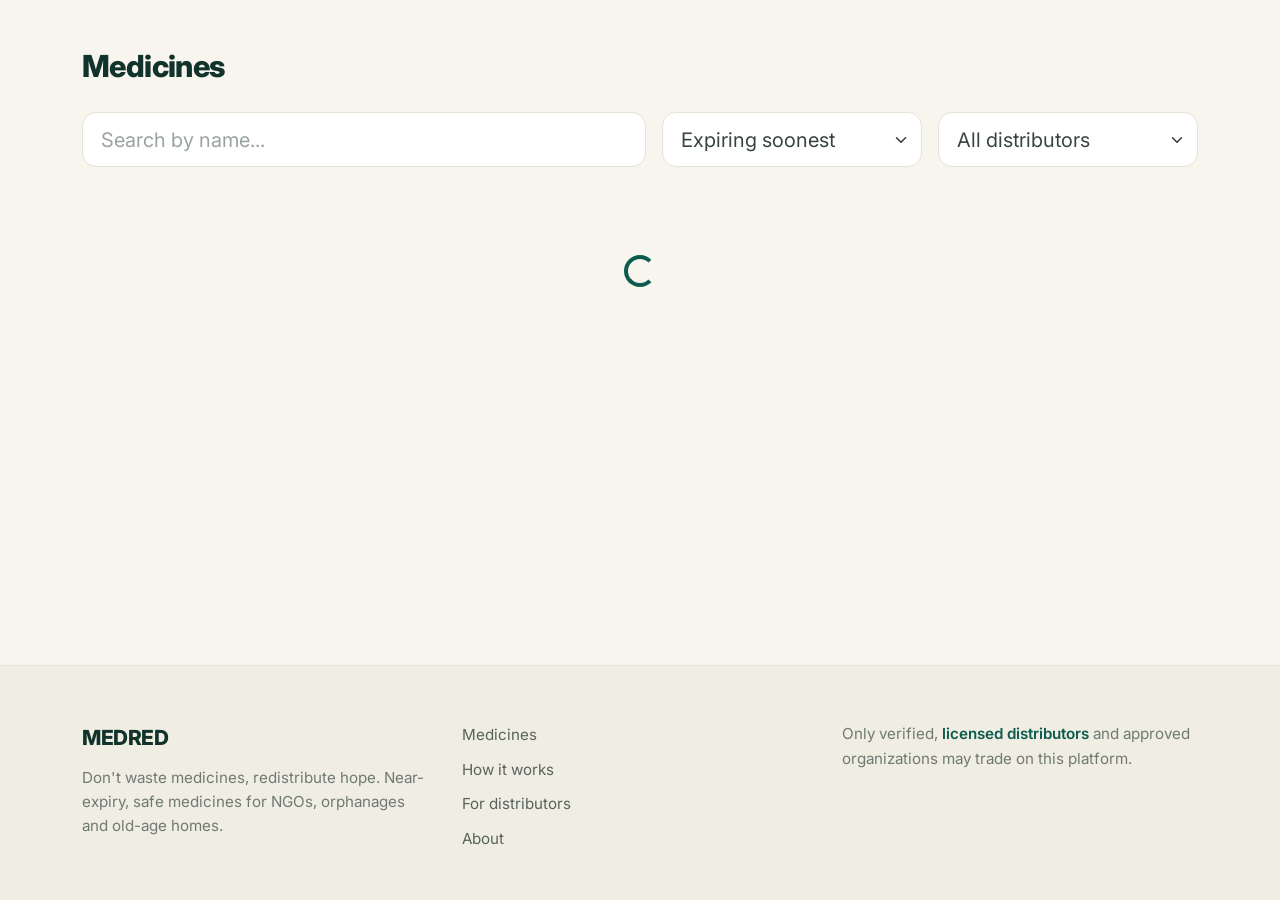
<file: store.html>
﻿<!DOCTYPE html>
<html lang="en">
<head>
  <meta charset="UTF-8">
  <meta name="viewport" content="width=device-width, initial-scale=1.0">
  <title>Medicines - MEDRED</title>
  <link rel="preconnect" href="https://fonts.googleapis.com">
  <link rel="preconnect" href="https://fonts.gstatic.com" crossorigin>
  <link href="https://fonts.googleapis.com/css2?family=Inter:wght@400;500;600;700;800;900&display=swap" rel="stylesheet">
  <link href="https://cdn.jsdelivr.net/npm/bootstrap@5.3.3/dist/css/bootstrap.min.css" rel="stylesheet">
  <link href="https://cdn.jsdelivr.net/npm/bootstrap-icons@1.11.3/font/bootstrap-icons.css" rel="stylesheet">
  <link href="css/style.css?v=20261113" rel="stylesheet">
</head>
<body>
  <div id="nav"></div>

  <main class="container py-5">
    <div class="section-head"><h2>Medicines</h2></div>
    <div class="d-flex flex-column flex-md-row gap-3 mb-3">
      <input class="form-control form-control-lg flex-grow-1" id="fSearch" placeholder="Search by name...">
      <select class="form-select form-select-lg sort-select" id="fSort">
        <option value="expiry">Expiring soonest</option>
        <option value="price_asc">Price: low to high</option>
        <option value="price_desc">Price: high to low</option>
      </select>
      <select class="form-select form-select-lg sort-select" id="fDist">
        <option value="">All distributors</option>
      </select>
    </div>
    <div class="chips mb-4" id="chips"></div>
    <div class="row g-3" id="cards"><div class="text-center text-secondary py-5 col-12"><div class="spinner-border text-primary"></div></div></div>
  </main>

  <div id="footer"></div>

  <script src="https://cdn.jsdelivr.net/npm/bootstrap@5.3.3/dist/js/bootstrap.bundle.min.js"></script>
  <script src="js/cart.js?v=20261113"></script>
  <script src="js/store.js?v=20261113"></script>
</body>
</html>
</file>
<file: css/style.css>
/* MEDRED design system - cream + deep green (UI reference). */
:root {
  --green: #0B5C4E;
  --green-dark: #084A3F;
  --green-soft: #E7F0E6;
  --ink: #11332B;
  --body: #38453F;
  --muted: #6F7A74;
  --cream: #F7F5EE;
  --footer-bg: #F0EDE2;
  --line: #E5E2D6;
  --orange-bg: #FCEBD9;
  --orange-fg: #B26A1F;
  --radius: 18px;

  --bs-primary: #0B5C4E;
  --bs-primary-rgb: 11, 92, 78;
  --bs-success: #3E7C5B;
  --bs-success-rgb: 62, 124, 91;
  --bs-warning: #C98A2E;
  --bs-warning-rgb: 201, 138, 46;
  --bs-danger: #C0532F;
  --bs-danger-rgb: 192, 83, 47;
  --bs-secondary: #6F7A74;
  --bs-secondary-rgb: 111, 122, 116;
  --bs-info: #4E7F8C;
  --bs-info-rgb: 78, 127, 140;
  --bs-body-bg: #F7F5EE;
  --bs-body-color: #38453F;
  --bs-border-color: #E5E2D6;
  --bs-link-color: #0B5C4E;
  --bs-link-color-rgb: 11, 92, 78;
  --bs-link-hover-color: #084A3F;
  --bs-font-sans-serif: 'Inter', system-ui, -apple-system, 'Segoe UI', sans-serif;
}

body {
  background: var(--cream);
  color: var(--body);
  font-family: 'Inter', system-ui, -apple-system, 'Segoe UI', sans-serif;
  -webkit-font-smoothing: antialiased;
  min-height: 100vh;
  display: flex;
  flex-direction: column;
}
body > main { flex: 1 0 auto; }
body > #footer { margin-top: auto; }

h1, h2, h3, h4, h5, h6, .h1, .h2, .h3, .h4, .h5, .h6, .display-4, .display-6 {
  color: var(--ink);
  font-weight: 800;
  letter-spacing: -0.02em;
}

a { color: var(--green); }
.text-secondary { color: var(--muted) !important; }

/* ---------- buttons ---------- */
.btn {
  --bs-btn-border-radius: 999px;
  --bs-btn-padding-x: 1.3rem;
  --bs-btn-padding-y: 0.6rem;
  font-weight: 600;
  letter-spacing: 0.01em;
}
.btn-sm { --bs-btn-padding-x: 0.9rem; --bs-btn-padding-y: 0.35rem; font-size: 0.85rem; }
.btn-lg { --bs-btn-padding-x: 1.6rem; --bs-btn-padding-y: 0.8rem; font-size: 1.05rem; }

.btn-primary {
  --bs-btn-bg: var(--green); --bs-btn-border-color: var(--green);
  --bs-btn-hover-bg: var(--green-dark); --bs-btn-hover-border-color: var(--green-dark);
  --bs-btn-active-bg: var(--green-dark); --bs-btn-active-border-color: var(--green-dark);
  --bs-btn-disabled-bg: #8FA9A2; --bs-btn-disabled-border-color: #8FA9A2;
  --bs-btn-color: #fff; --bs-btn-hover-color: #fff; --bs-btn-active-color: #fff;
}
.btn-outline-primary {
  --bs-btn-color: var(--green); --bs-btn-border-color: var(--green);
  --bs-btn-hover-bg: var(--green); --bs-btn-hover-border-color: var(--green); --bs-btn-hover-color: #fff;
  --bs-btn-active-bg: var(--green-dark); --bs-btn-active-border-color: var(--green-dark);
}
.btn-success {
  --bs-btn-bg: var(--green); --bs-btn-border-color: var(--green);
  --bs-btn-hover-bg: var(--green-dark); --bs-btn-hover-border-color: var(--green-dark);
  --bs-btn-active-bg: var(--green-dark); --bs-btn-active-border-color: var(--green-dark);
}
.btn-outline-success {
  --bs-btn-color: var(--green); --bs-btn-border-color: var(--green);
  --bs-btn-hover-bg: var(--green); --bs-btn-hover-border-color: var(--green); --bs-btn-hover-color: #fff;
}
.btn-outline-danger { --bs-btn-color: var(--bs-danger); --bs-btn-border-color: #E3B7A4; --bs-btn-hover-bg: var(--bs-danger); --bs-btn-hover-border-color: var(--bs-danger); }
.btn-outline-secondary { --bs-btn-color: var(--muted); --bs-btn-border-color: var(--line); --bs-btn-hover-bg: #EFEDE2; --bs-btn-hover-border-color: var(--line); --bs-btn-hover-color: var(--ink); }
.btn-outline-warning { --bs-btn-color: var(--bs-warning); --bs-btn-border-color: #E8CD9F; --bs-btn-hover-bg: var(--bs-warning); --bs-btn-hover-border-color: var(--bs-warning); }
.btn-light { --bs-btn-bg: #fff; --bs-btn-border-color: var(--line); --bs-btn-hover-bg: #F4F2E9; --bs-btn-hover-border-color: var(--line); --bs-btn-color: var(--ink); }
.btn-white-pill { background: #fff; border: 1px solid var(--line); color: var(--ink); }
.btn-white-pill:hover { background: #F4F2E9; color: var(--ink); }

/* ---------- forms ---------- */
.form-control, .form-select {
  border-radius: 14px;
  padding: 0.7rem 1.1rem;
  border-color: var(--line);
  background-color: #fff;
  color: var(--body);
}
.form-control::placeholder { color: #9AA49E; }
.form-control:focus, .form-select:focus {
  border-color: var(--green);
  box-shadow: 0 0 0 0.2rem rgba(11, 92, 78, 0.12);
  background-color: #fff;
}
.form-label { font-weight: 600; font-size: 0.875rem; color: var(--ink); }
.form-check-input:checked { background-color: var(--green); border-color: var(--green); }
.form-check-input:focus { border-color: var(--green); box-shadow: 0 0 0 0.2rem rgba(11, 92, 78, 0.12); }

/* ---------- cards / tables / badges ---------- */
.card {
  --bs-card-border-radius: var(--radius);
  --bs-card-border-color: var(--line);
  box-shadow: none;
}
.card-header { background: #fff; border-color: var(--line); font-weight: 700; color: var(--ink); }
.table { --bs-table-border-color: var(--line); color: var(--body); }
.table thead.table-light { --bs-table-bg: #F1EFE6; --bs-table-color: #57635C; }
.table > :not(caption) > * > * { padding: 0.75rem 0.75rem; }

.badge { font-weight: 600; padding: 0.4em 0.75em; border-radius: 999px; }
.badge.bg-success { background: var(--green-soft) !important; color: #3E7C5B !important; }
.badge.bg-warning { background: var(--orange-bg) !important; color: var(--orange-fg) !important; }
.badge.bg-danger { background: #F9E3DB !important; color: #B34A26 !important; }
.badge.bg-primary { background: var(--green-soft) !important; color: #3E7C5B !important; }
.badge.bg-info { background: #E3EEF1 !important; color: #41707C !important; }
.badge.bg-secondary { background: #EDEBE3 !important; color: var(--muted) !important; }
.badge.bg-light { background: #F1EFE6 !important; }

.alert-success { --bs-alert-color: #2F6B4F; --bs-alert-bg: #E8F2EA; --bs-alert-border-color: #D3E6D8; border-radius: 14px; }
.alert-danger { --bs-alert-color: #9C3F22; --bs-alert-bg: #FBE9E2; --bs-alert-border-color: #EFCFC2; border-radius: 14px; }
.alert-warning { --bs-alert-color: #8A5A18; --bs-alert-bg: #FCF0DD; --bs-alert-border-color: #EFD9B4; border-radius: 14px; }

.modal-content { border-radius: 20px; border-color: var(--line); }
.star-btn { cursor: pointer; }

/* ---------- site nav ---------- */
.site-nav {
  background: var(--cream);
  border-bottom: 1px solid var(--line);
  position: sticky;
  top: 0;
  z-index: 1030;
}
.site-nav .container { height: 72px; display: flex; align-items: center; gap: 1.75rem; }
.brand { display: inline-flex; align-items: center; gap: 0.6rem; font-weight: 800; font-size: 1.35rem; color: var(--ink); text-decoration: none; letter-spacing: -0.02em; }
.brand:hover { color: var(--ink); }
.brand-mark {
  width: 36px; height: 36px; border-radius: 11px; background: var(--green);
  color: #fff; display: inline-grid; place-items: center;
  font-size: 1.5rem; font-weight: 700; line-height: 1; padding-bottom: 3px;
}
.brand-logo { width: 36px; height: 36px; border-radius: 11px; object-fit: cover; display: block; }
.nav-links { list-style: none; display: flex; gap: 1.6rem; margin: 0; padding: 0; }
.nav-links a { color: #57635C; text-decoration: none; font-weight: 500; font-size: 0.95rem; }
.nav-links a:hover { color: var(--green); }
.nav-actions { margin-left: auto; display: flex; align-items: center; gap: 1rem; }
.nav-signin { color: var(--ink); font-weight: 600; text-decoration: none; font-size: 0.95rem; }
.nav-signin:hover { color: var(--green); }
.nav-register { color: var(--green); font-weight: 700; text-decoration: none; font-size: 0.95rem; }
.cart-pill { padding: 0.55rem 1.25rem; font-size: 0.95rem; }
.user-chip { color: var(--muted); font-size: 0.9rem; }
.icon-link {
  display: inline-flex; align-items: center; gap: 0.35rem; position: relative;
  color: var(--ink); text-decoration: none; font-weight: 500; font-size: 0.95rem;
}
.icon-link i { font-size: 1.2rem; }
.icon-link:hover { color: var(--green); }
.nav-dot {
  position: absolute; top: -5px; right: -8px; min-width: 16px; height: 16px;
  padding: 0 4px; border-radius: 8px; background: #dc3545; color: #fff;
  font-size: 10px; font-weight: 700; line-height: 16px; text-align: center; display: none;
}
.is-distributor .add-btn { display: none !important; }

/* ---------- pills / profile ---------- */
.pill { display: inline-block; border-radius: 999px; padding: 0.5rem 1.05rem; font-size: 0.9rem; font-weight: 600; }
.pill-green { background: var(--green-soft); color: #2F6B4F; }
.pill-gray { background: #EFEDE2; color: #57635C; }
.profile-title { font-size: clamp(2.2rem, 4vw, 3rem); font-weight: 900; letter-spacing: -0.03em; }
.profile-lbl { color: var(--muted); font-size: 0.95rem; font-weight: 500; }
.profile-num { font-size: 2.6rem; font-weight: 900; color: var(--ink); line-height: 1.15; letter-spacing: -0.02em; }
.profile-link { color: var(--green); font-weight: 600; text-decoration: none; }
.profile-link:hover { text-decoration: underline; }
.profile-account { font-size: 1.7rem; font-weight: 800; color: var(--ink); letter-spacing: -0.02em; line-height: 1.25; margin-top: 0.25rem; }
.profile-h2 { font-size: 1.4rem; font-weight: 800; }
.profile-facts { margin: 0; }
.profile-facts > div { padding: 0.9rem 0; }
.profile-facts dt { color: var(--muted); font-weight: 500; font-size: 0.95rem; }
.profile-facts dd { margin: 0.15rem 0 0; font-weight: 600; color: var(--ink); }

/* ---------- cart empty ---------- */
.cart-empty { font-size: 1.25rem; color: var(--muted); padding: 1.5rem 0 4rem; }
.cart-empty a { color: var(--green); font-weight: 700; text-decoration: none; }
.cart-empty a:hover { text-decoration: underline; }

/* ---------- mini cart bar ---------- */
.mini-cart {
  position: fixed; left: 0; right: 0; bottom: 0; z-index: 1040;
  background: #fff; border-top: 1px solid var(--line);
  box-shadow: 0 -8px 24px rgba(16, 42, 34, 0.08);
  padding: 0.75rem 0;
}
.mini-cart-inner {
  max-width: 1140px; margin: 0 auto; padding: 0 1.5rem;
  display: flex; align-items: center; gap: 1rem;
}
.mini-cart-name {
  flex: 1; min-width: 0; font-weight: 700; color: var(--ink);
  overflow: hidden; text-overflow: ellipsis; white-space: nowrap;
}
.mini-stepper {
  display: flex; align-items: center; gap: 0.25rem;
  border: 1px solid var(--line); border-radius: 999px; padding: 0.2rem; background: var(--cream);
}
.mini-arrow {
  border: 0; background: transparent; width: 32px; height: 32px; border-radius: 50%;
  color: var(--ink); display: inline-grid; place-items: center;
}
.mini-arrow:hover { background: #fff; color: var(--green); }
.mini-qty { min-width: 1.5rem; text-align: center; font-weight: 700; color: var(--ink); }
.mini-go { padding: 0.45rem 1.1rem; }
.mini-close { border: 0; background: transparent; color: var(--muted); font-size: 0.9rem; padding: 0.25rem; }
@media (max-width: 480px) {
  .mini-cart-inner { flex-wrap: wrap; gap: 0.6rem; }
  .mini-cart-name { flex: 1 1 100%; }
  .mini-go { margin-left: auto; }
}

@media (max-width: 480px) {
  .site-nav .container { gap: 0.5rem; }
  .site-nav .brand { font-size: 1.1rem; }
  .site-nav .brand-mark { width: 30px; height: 30px; font-size: 1.2rem; }
  .site-nav .brand-logo { width: 30px; height: 30px; }
  .cart-pill { padding: 0.5rem 0.85rem; font-size: 0.85rem; }
  .icon-link span { display: none; }
}

/* ---------- hero ---------- */
.hero { padding: 4.5rem 0 4rem; }
.hero-badge {
  display: inline-block; background: var(--green-soft); color: #2F6B4F;
  border-radius: 999px; padding: 0.45rem 1.1rem; font-size: 0.9rem; font-weight: 600;
}
.hero h1 {
  font-size: clamp(2.7rem, 5.4vw, 4.2rem);
  font-weight: 900;
  letter-spacing: -0.035em;
  line-height: 1.04;
  margin: 1.5rem 0 1.25rem;
}
.hero-sub { color: var(--muted); font-size: 1.15rem; max-width: 34rem; line-height: 1.6; }
.hero-art { width: 100%; height: auto; aspect-ratio: 4 / 3; object-fit: cover; border-radius: 24px; display: block; }

.section { padding: 3.5rem 0; }
.section-head { display: flex; align-items: baseline; justify-content: space-between; margin-bottom: 1.75rem; }
.section-head h2 { font-size: 1.9rem; margin: 0; }
.view-all { color: var(--green); font-weight: 600; text-decoration: none; }
.view-all:hover { text-decoration: underline; }

.stat-chip { text-align: center; padding: 1.25rem 0.5rem; }
.stat-chip .num { font-size: 2rem; font-weight: 800; color: var(--ink); letter-spacing: -0.02em; }
.stat-chip .lbl { color: var(--muted); font-size: 0.9rem; }
.stat-chip .ico { font-size: 1.6rem; color: var(--green); }

.feature-card { padding: 1.6rem; height: 100%; }
.feature-card .ico {
  width: 46px; height: 46px; border-radius: 13px; background: var(--green-soft);
  color: var(--green); display: grid; place-items: center; font-size: 1.3rem; margin-bottom: 1rem;
}
.feature-card h5 { font-size: 1.05rem; }
.feature-card p { color: var(--muted); font-size: 0.9rem; margin: 0; }

.step { text-align: center; padding: 1rem; }
.step .num {
  width: 52px; height: 52px; border-radius: 50%; background: var(--green); color: #fff;
  display: inline-grid; place-items: center; font-weight: 800; font-size: 1.2rem; margin-bottom: 1rem;
}
.step p { color: var(--muted); font-size: 0.9rem; }

/* ---------- medicine cards ---------- */
.med-card {
  background: #fff; border: 1px solid var(--line); border-radius: var(--radius);
  padding: 1.35rem; display: flex; flex-direction: column; gap: 0.35rem;
  transition: box-shadow 0.15s ease, transform 0.15s ease;
}
.med-card:hover { box-shadow: 0 10px 28px rgba(17, 51, 43, 0.08); transform: translateY(-2px); }
.med-top { display: flex; align-items: center; justify-content: space-between; gap: 0.75rem; margin-bottom: 0.4rem; }
.med-cat { color: var(--muted); font-size: 0.75rem; font-weight: 600; letter-spacing: 0.09em; text-transform: uppercase; }
.shelf-pill { border-radius: 999px; padding: 0.3rem 0.8rem; font-size: 0.8rem; font-weight: 600; white-space: nowrap; }
.shelf-pill.orange { background: var(--orange-bg); color: var(--orange-fg); }
.shelf-pill.green { background: var(--green-soft); color: #3E7C5B; }
.med-name { color: var(--ink); font-weight: 800; font-size: 1.18rem; text-decoration: none; letter-spacing: -0.01em; line-height: 1.25; }
.med-name:hover { color: var(--green); }
.med-meta { color: var(--muted); font-size: 0.9rem; }
.med-foot { display: flex; align-items: center; justify-content: space-between; margin-top: 0.9rem; }
.med-price { font-size: 1.55rem; font-weight: 800; color: var(--ink); letter-spacing: -0.02em; }
.med-off { font-size: 0.85rem; margin-top: 2px; }
.med-off s { color: #9AA49E; }
.med-off span { color: #3E7C5B; font-weight: 700; margin-left: 0.35rem; }

/* ---------- store filters ---------- */
.sort-select { max-width: 260px; }
.chips { display: flex; flex-wrap: wrap; gap: 0.6rem; }
.chip {
  border: 0; border-radius: 999px; background: #EFEDE2; color: #57635C;
  font-weight: 500; font-size: 0.95rem; padding: 0.55rem 1.15rem; transition: all 0.15s ease;
}
.chip:hover { background: #E7E4D7; }
.chip.active { background: var(--green); color: #fff; font-weight: 600; }

/* ---------- camera capture ---------- */
.cam-preview { width: 56px; height: 56px; object-fit: cover; border-radius: 12px; border: 1px solid var(--line); }
#camVideo { aspect-ratio: 4 / 3; object-fit: cover; background: #0F2B25; }

/* ---------- register segmented control ---------- */
.seg { display: flex; background: #EFEDE2; border-radius: 999px; padding: 5px; }
.seg-input { position: absolute; opacity: 0; pointer-events: none; }
.seg-label {
  flex: 1; text-align: center; padding: 0.7rem 1rem; border-radius: 999px;
  font-weight: 600; color: var(--muted); cursor: pointer; transition: all 0.15s ease; margin: 0;
}
.seg-input:checked + .seg-label { background: #fff; color: var(--ink); box-shadow: 0 1px 4px rgba(17, 51, 43, 0.12); }

/* ---------- auth pages ---------- */
.auth-wrap { max-width: 560px; margin: 3.5rem auto; padding: 0 1rem; }
.auth-wrap h1 { font-size: 2.6rem; font-weight: 900; letter-spacing: -0.03em; margin-bottom: 2rem; }
.auth-card { background: transparent; }

/* ---------- detail pages ---------- */
.crumb { margin-bottom: 1.25rem; }
.crumb a { color: var(--muted); text-decoration: none; font-size: 0.9rem; font-weight: 600; }
.crumb a:hover { color: var(--green); }
.detail-img { border-radius: 20px; border: 1px solid var(--line); width: 100%; height: 100%; object-fit: cover; background: #fff; }
.detail-img-ph { border-radius: 20px; border: 1px solid var(--line); background: #fff; display: grid; place-items: center; min-height: 320px; color: #B9C2BC; font-size: 4rem; }
.detail-card { background: #fff; border: 1px solid var(--line); border-radius: var(--radius); padding: 1.8rem; height: 100%; }
.detail-name { font-size: 1.9rem; font-weight: 800; margin: 0.6rem 0 0.4rem; }
.detail-price { font-size: 2rem; font-weight: 800; color: var(--ink); letter-spacing: -0.02em; }
.detail-rows { margin: 1.4rem 0; border-top: 1px solid var(--line); }
.detail-rows > div { display: flex; justify-content: space-between; gap: 1rem; padding: 0.7rem 0; border-bottom: 1px solid var(--line); }
.detail-rows dt { color: var(--muted); font-weight: 500; }
.detail-rows dd { margin: 0; font-weight: 600; color: var(--ink); text-align: right; }
.review-item { border-bottom: 1px solid var(--line); padding: 0.8rem 0; }
.review-item:last-child { border-bottom: 0; }
.stars { color: #C98A2E; letter-spacing: 0.1em; }

/* ---------- cart ---------- */
.qty { max-width: 90px; }

/* ---------- dashboard (storefront style) ---------- */
.dash-eyebrow { text-transform: uppercase; letter-spacing: 0.12em; font-size: 0.72rem; font-weight: 700; color: var(--muted); }
.dash-title { font-size: clamp(2.2rem, 4vw, 3rem); font-weight: 900; letter-spacing: -0.03em; margin-bottom: 0.25rem; }
.dash-tabs { display: flex; flex-wrap: wrap; gap: 0.5rem; }
.dash-tab {
  display: inline-flex; align-items: center; gap: 0.45rem; cursor: pointer; text-decoration: none;
  background: #fff; border: 1px solid var(--line); color: var(--ink);
  border-radius: 999px; padding: 0.5rem 1rem; font-size: 0.9rem; font-weight: 600;
}
.dash-tab:hover { border-color: var(--green); color: var(--green); }
.dash-tab.active { background: var(--green); border-color: var(--green); color: #fff; }
.dash-tab .badge { background: #EFEDE2; color: var(--ink); font-size: 0.7rem; }
.dash-tab.active .badge { background: rgba(255, 255, 255, 0.25); color: #fff; }
@media (max-width: 480px) {
  .dash-tabs { flex-wrap: nowrap; overflow-x: auto; padding-bottom: 0.35rem; scrollbar-width: none; }
  .dash-tabs::-webkit-scrollbar { display: none; }
  .dash-tab { white-space: nowrap; }
}

.stat-card { border: 1px solid var(--line); border-left-width: 1px; }
.stat-card .card-body { padding: 1.25rem 1.4rem; }
.stat-card .stat-lbl { color: var(--muted); font-size: 0.85rem; font-weight: 600; }
.stat-card .stat-val { color: var(--ink); font-size: 1.9rem; font-weight: 800; letter-spacing: -0.02em; }
.stat-card.ok { border-top: 3px solid #3E7C5B; }
.stat-card.warn { border-top: 3px solid #C98A2E; }
.stat-card.danger { border-top: 3px solid #C0532F; }

.list-group-item { background: transparent; border-color: var(--line); }

/* ---------- footer ---------- */
.site-footer { background: var(--footer-bg); border-top: 1px solid var(--line); margin-top: 4rem; padding: 3.5rem 0 2.5rem; }
.footer-brand { font-weight: 800; font-size: 1.3rem; color: var(--ink); letter-spacing: -0.02em; margin-bottom: 0.75rem; }
.footer-desc { color: var(--muted); font-size: 0.95rem; max-width: 22rem; line-height: 1.6; }
.footer-links { list-style: none; margin: 0; padding: 0; }
.footer-links li { margin-bottom: 0.6rem; }
.footer-links a { color: #57635C; text-decoration: none; font-size: 0.95rem; }
.footer-links a:hover { color: var(--green); }
.footer-note { color: var(--muted); font-size: 0.95rem; line-height: 1.6; }
.footer-note a { color: var(--green); font-weight: 600; text-decoration: none; }

.table-sm td, .table-sm th { font-size: 0.85rem; }
.page-row { cursor: pointer; }

/* ---------- toasts ---------- */
.toast-stack {
  position: fixed; top: 1rem; right: 1rem; z-index: 1095;
  display: flex; flex-direction: column; gap: 0.5rem; width: min(92vw, 360px);
}
.toast-stack .toast { box-shadow: 0 10px 30px rgba(11, 47, 40, 0.18); }
@media (max-width: 575px) { .toast-stack { left: 1rem; right: 1rem; width: auto; } }
</file>
